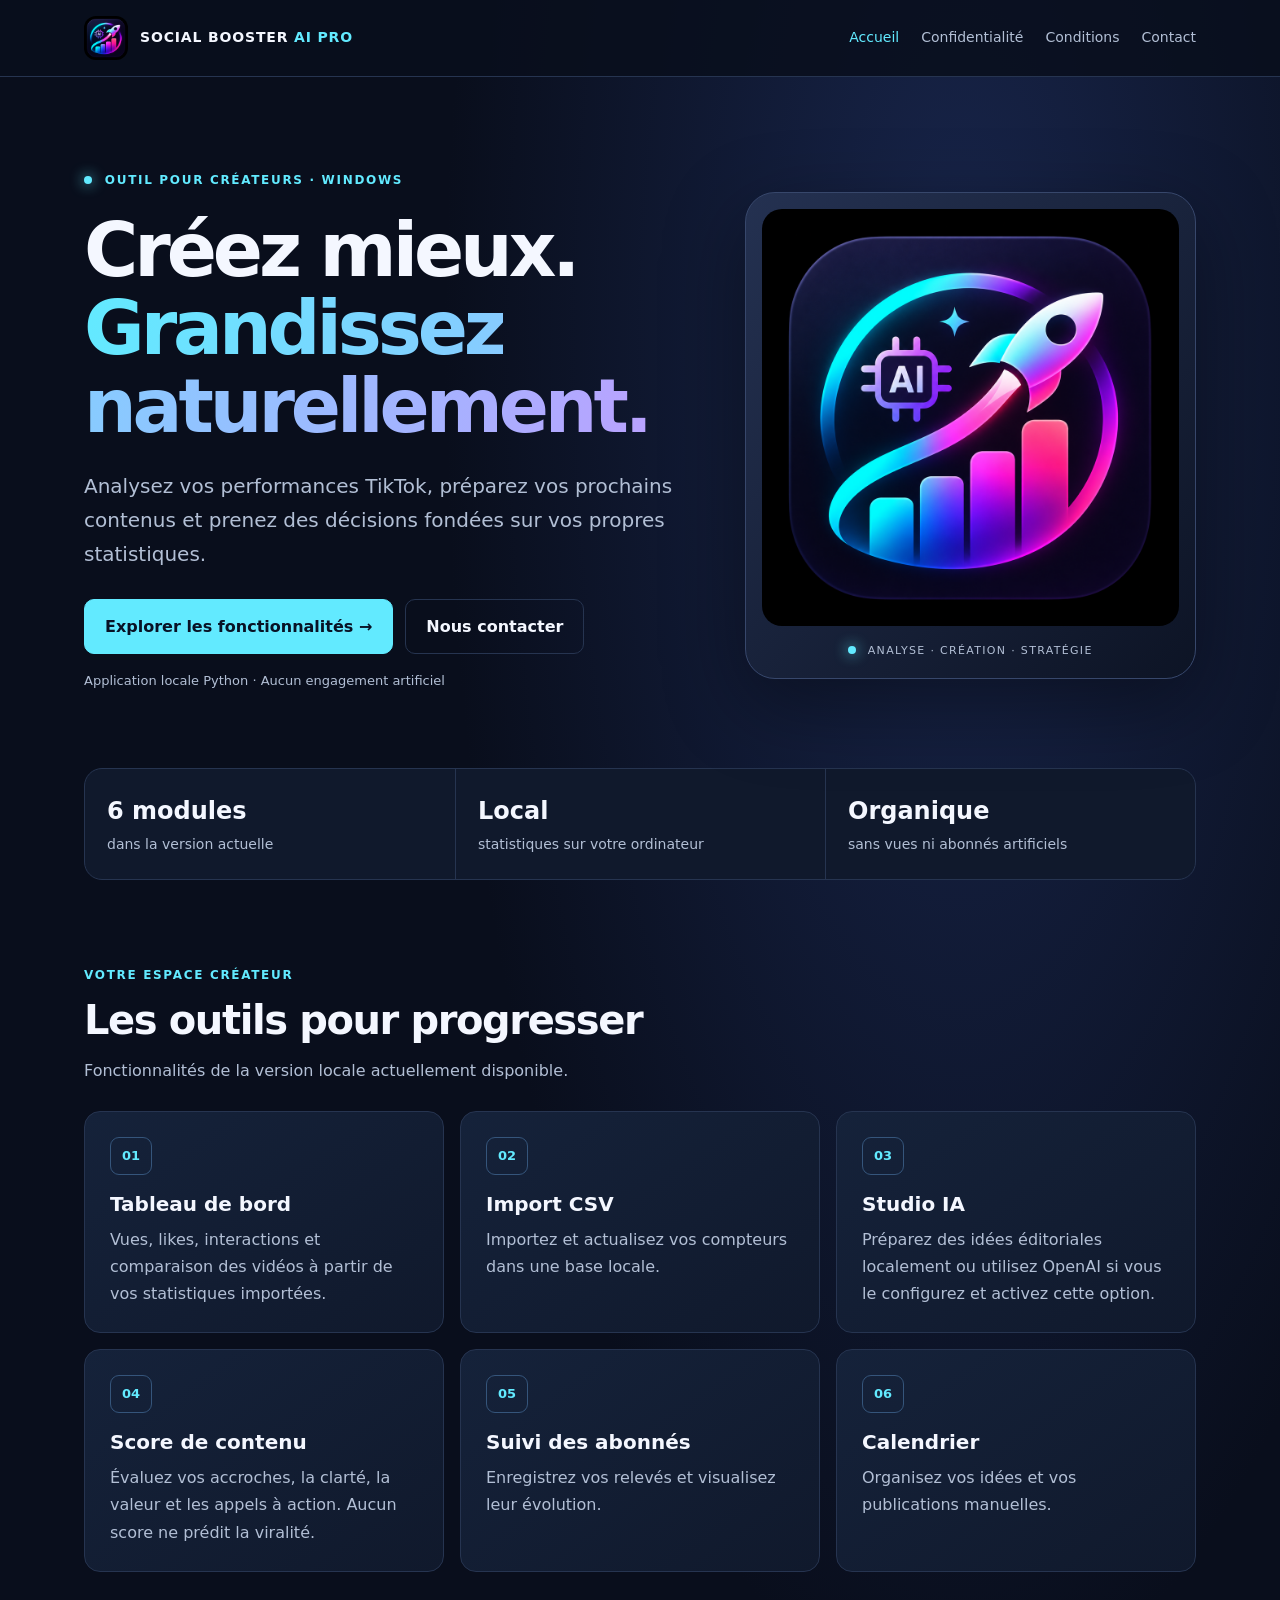
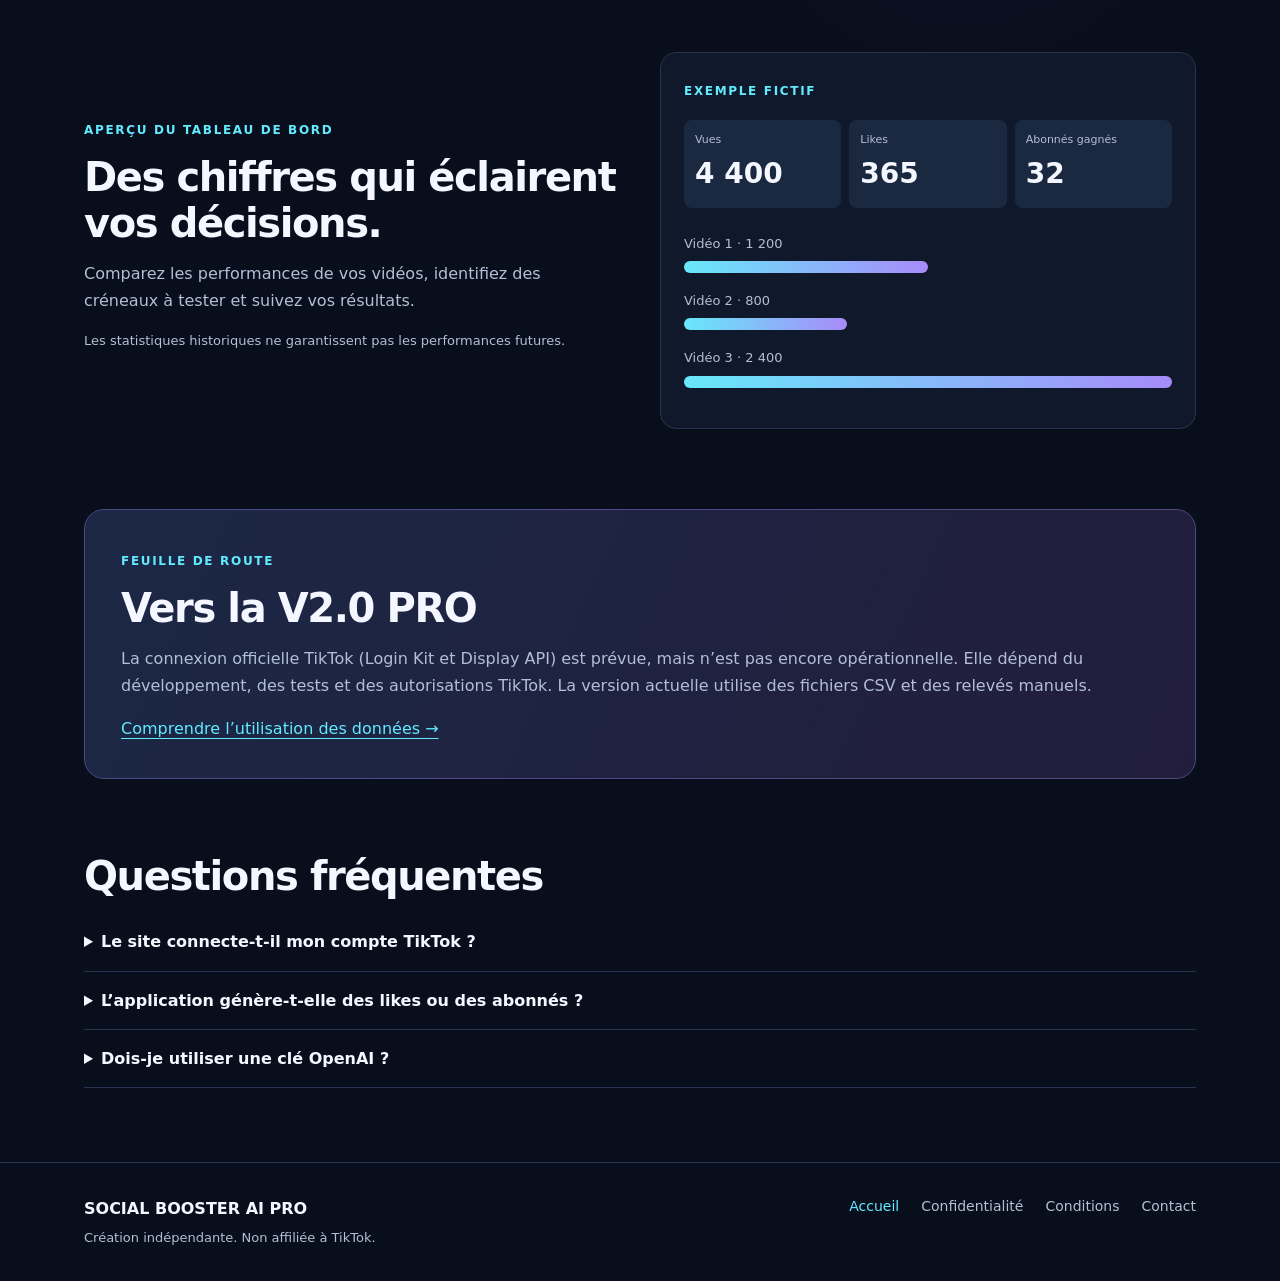
<file: index.html>
<!doctype html><html lang="fr"><head><meta charset="utf-8"><meta name="viewport" content="width=device-width,initial-scale=1"><meta name="description" content="Analyse de performance et planification de contenu pour les créateurs TikTok."><meta name="theme-color" content="#090e1c"><title>Accueil | SOCIAL BOOSTER AI PRO</title><link rel="icon" href="logo.png"><link rel="stylesheet" href="style.css"><script src="script.js" defer></script></head><body><a class="skip" href="#main">Aller au contenu</a><header><div class="wrap top"><a class="brand" href="index.html"><img src="logo.png" alt="" width="44" height="44"><span>SOCIAL BOOSTER <b>AI PRO</b></span></a><button id="menu" aria-expanded="false" aria-controls="nav" hidden>Menu</button><nav id="nav" aria-label="Navigation principale"><a href="index.html" aria-current="page">Accueil</a><a href="privacy.html">Confidentialité</a><a href="terms.html">Conditions</a><a href="contact.html">Contact</a></nav></div></header><main id="main" class="wrap"><section class="hero"><div><span class="eyebrow"><span class="dot"></span> OUTIL POUR CRÉATEURS · WINDOWS</span><h1>Créez mieux.<br><span class="gradient">Grandissez naturellement.</span></h1><p class="lead">Analysez vos performances TikTok, préparez vos prochains contenus et prenez des décisions fondées sur vos propres statistiques.</p><div class="actions"><a class="btn primary" href="#fonctionnalites">Explorer les fonctionnalités →</a><a class="btn" href="contact.html">Nous contacter</a></div><p class="fine">Application locale Python · Aucun engagement artificiel</p></div><div class="visual"><img class="hero-logo" src="logo.png" alt="Logo officiel SOCIAL BOOSTER AI PRO" width="1024" height="1024"><div class="visual-label"><span class="dot"></span> ANALYSE · CRÉATION · STRATÉGIE</div></div></section><section class="strip"><div><b>6 modules</b><span>dans la version actuelle</span></div><div><b>Local</b><span>statistiques sur votre ordinateur</span></div><div><b>Organique</b><span>sans vues ni abonnés artificiels</span></div></section><section id="fonctionnalites"><div class="section-head"><span class="eyebrow">VOTRE ESPACE CRÉATEUR</span><h2>Les outils pour progresser</h2><p>Fonctionnalités de la version locale actuellement disponible.</p></div><div class="cards"><article class="tile"><span class="num">01</span><h3>Tableau de bord</h3><p>Vues, likes, interactions et comparaison des vidéos à partir de vos statistiques importées.</p></article><article class="tile"><span class="num">02</span><h3>Import CSV</h3><p>Importez et actualisez vos compteurs dans une base locale.</p></article><article class="tile"><span class="num">03</span><h3>Studio IA</h3><p>Préparez des idées éditoriales localement ou utilisez OpenAI si vous le configurez et activez cette option.</p></article><article class="tile"><span class="num">04</span><h3>Score de contenu</h3><p>Évaluez vos accroches, la clarté, la valeur et les appels à action. Aucun score ne prédit la viralité.</p></article><article class="tile"><span class="num">05</span><h3>Suivi des abonnés</h3><p>Enregistrez vos relevés et visualisez leur évolution.</p></article><article class="tile"><span class="num">06</span><h3>Calendrier</h3><p>Organisez vos idées et vos publications manuelles.</p></article></div></section><section class="split"><div><span class="eyebrow">APERÇU DU TABLEAU DE BORD</span><h2>Des chiffres qui éclairent vos décisions.</h2><p>Comparez les performances de vos vidéos, identifiez des créneaux à tester et suivez vos résultats.</p><p class="fine">Les statistiques historiques ne garantissent pas les performances futures.</p></div><div class="demo" aria-label="Démonstration fictive"><span class="eyebrow">EXEMPLE FICTIF</span><div class="metrics"><div><small>Vues</small><b>4 400</b></div><div><small>Likes</small><b>365</b></div><div><small>Abonnés gagnés</small><b>32</b></div></div><div class="bars"><div><span>Vidéo 1 · 1 200</span><i style="--w:50%"></i></div><div><span>Vidéo 2 · 800</span><i style="--w:33.33%"></i></div><div><span>Vidéo 3 · 2 400</span><i style="--w:100%"></i></div></div></div></section><section class="roadmap"><span class="eyebrow">FEUILLE DE ROUTE</span><h2>Vers la V2.0 PRO</h2><p>La connexion officielle TikTok (Login Kit et Display API) est prévue, mais n’est pas encore opérationnelle. Elle dépend du développement, des tests et des autorisations TikTok. La version actuelle utilise des fichiers CSV et des relevés manuels.</p><a href="privacy.html">Comprendre l’utilisation des données →</a></section><section class="faq"><h2>Questions fréquentes</h2><details><summary>Le site connecte-t-il mon compte TikTok ?</summary><p>Non. Ce site présente le logiciel. La connexion officielle reste en développement.</p></details><details><summary>L’application génère-t-elle des likes ou des abonnés ?</summary><p>Non. Elle aide à comprendre les statistiques et à planifier des contenus originaux.</p></details><details><summary>Dois-je utiliser une clé OpenAI ?</summary><p>Non. Le studio propose un modèle éditorial local. Une clé et un modèle API sont nécessaires uniquement pour l’option OpenAI, qui peut entraîner des frais.</p></details></section></main><footer><div class="wrap foot"><div><strong>SOCIAL BOOSTER AI PRO</strong><p>Création indépendante. Non affiliée à TikTok.</p></div><nav aria-label="Navigation de pied de page"><a href="index.html" aria-current="page">Accueil</a><a href="privacy.html">Confidentialité</a><a href="terms.html">Conditions</a><a href="contact.html">Contact</a></nav></div></footer></body></html>
</file>
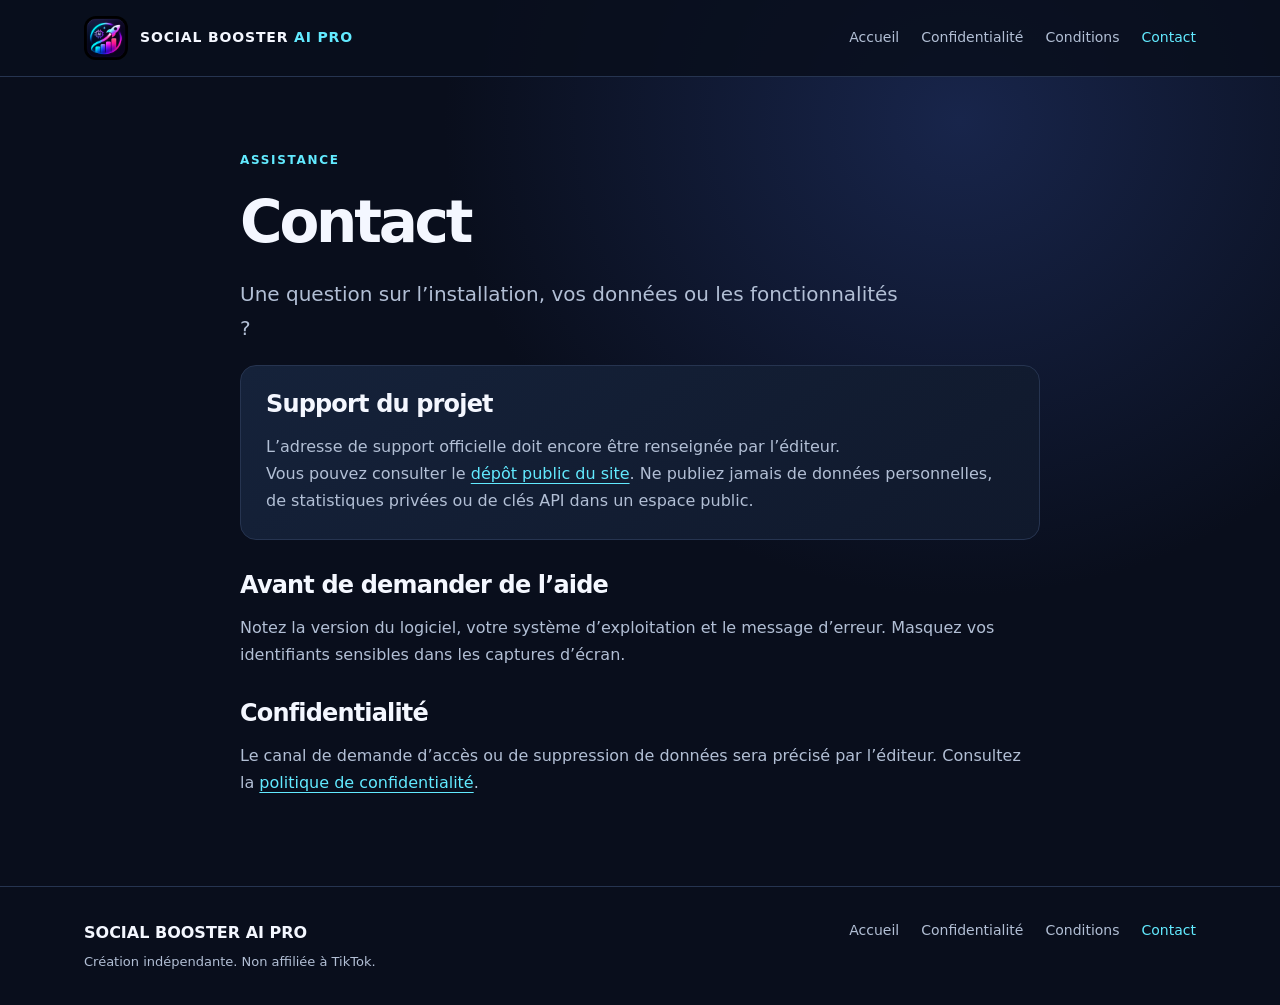
<file: contact.html>
<!doctype html><html lang="fr"><head><meta charset="utf-8"><meta name="viewport" content="width=device-width,initial-scale=1"><meta name="description" content="Assistance et contact de SOCIAL BOOSTER AI PRO."><meta name="theme-color" content="#090e1c"><title>Contact | SOCIAL BOOSTER AI PRO</title><link rel="icon" href="logo.png"><link rel="stylesheet" href="style.css"><script src="script.js" defer></script></head><body><a class="skip" href="#main">Aller au contenu</a><header><div class="wrap top"><a class="brand" href="index.html"><img src="logo.png" alt="" width="44" height="44"><span>SOCIAL BOOSTER <b>AI PRO</b></span></a><button id="menu" aria-expanded="false" aria-controls="nav" hidden>Menu</button><nav id="nav" aria-label="Navigation principale"><a href="index.html">Accueil</a><a href="privacy.html">Confidentialité</a><a href="terms.html">Conditions</a><a href="contact.html" aria-current="page">Contact</a></nav></div></header><main id="main" class="wrap"><article class="legal"><span class="eyebrow">ASSISTANCE</span><h1>Contact</h1><p class="lead">Une question sur l’installation, vos données ou les fonctionnalités ?</p><div class="tile"><h2>Support du projet</h2><p>L’adresse de support officielle doit encore être renseignée par l’éditeur.</p><p>Vous pouvez consulter le <a href="https://github.com/socialbooster-pro/socialbooster-pro.github.io">dépôt public du site</a>. Ne publiez jamais de données personnelles, de statistiques privées ou de clés API dans un espace public.</p></div><section><h2>Avant de demander de l’aide</h2><p>Notez la version du logiciel, votre système d’exploitation et le message d’erreur. Masquez vos identifiants sensibles dans les captures d’écran.</p></section><section><h2>Confidentialité</h2><p>Le canal de demande d’accès ou de suppression de données sera précisé par l’éditeur. Consultez la <a href="privacy.html">politique de confidentialité</a>.</p></section></article></main><footer><div class="wrap foot"><div><strong>SOCIAL BOOSTER AI PRO</strong><p>Création indépendante. Non affiliée à TikTok.</p></div><nav aria-label="Navigation de pied de page"><a href="index.html">Accueil</a><a href="privacy.html">Confidentialité</a><a href="terms.html">Conditions</a><a href="contact.html" aria-current="page">Contact</a></nav></div></footer></body></html>
</file>
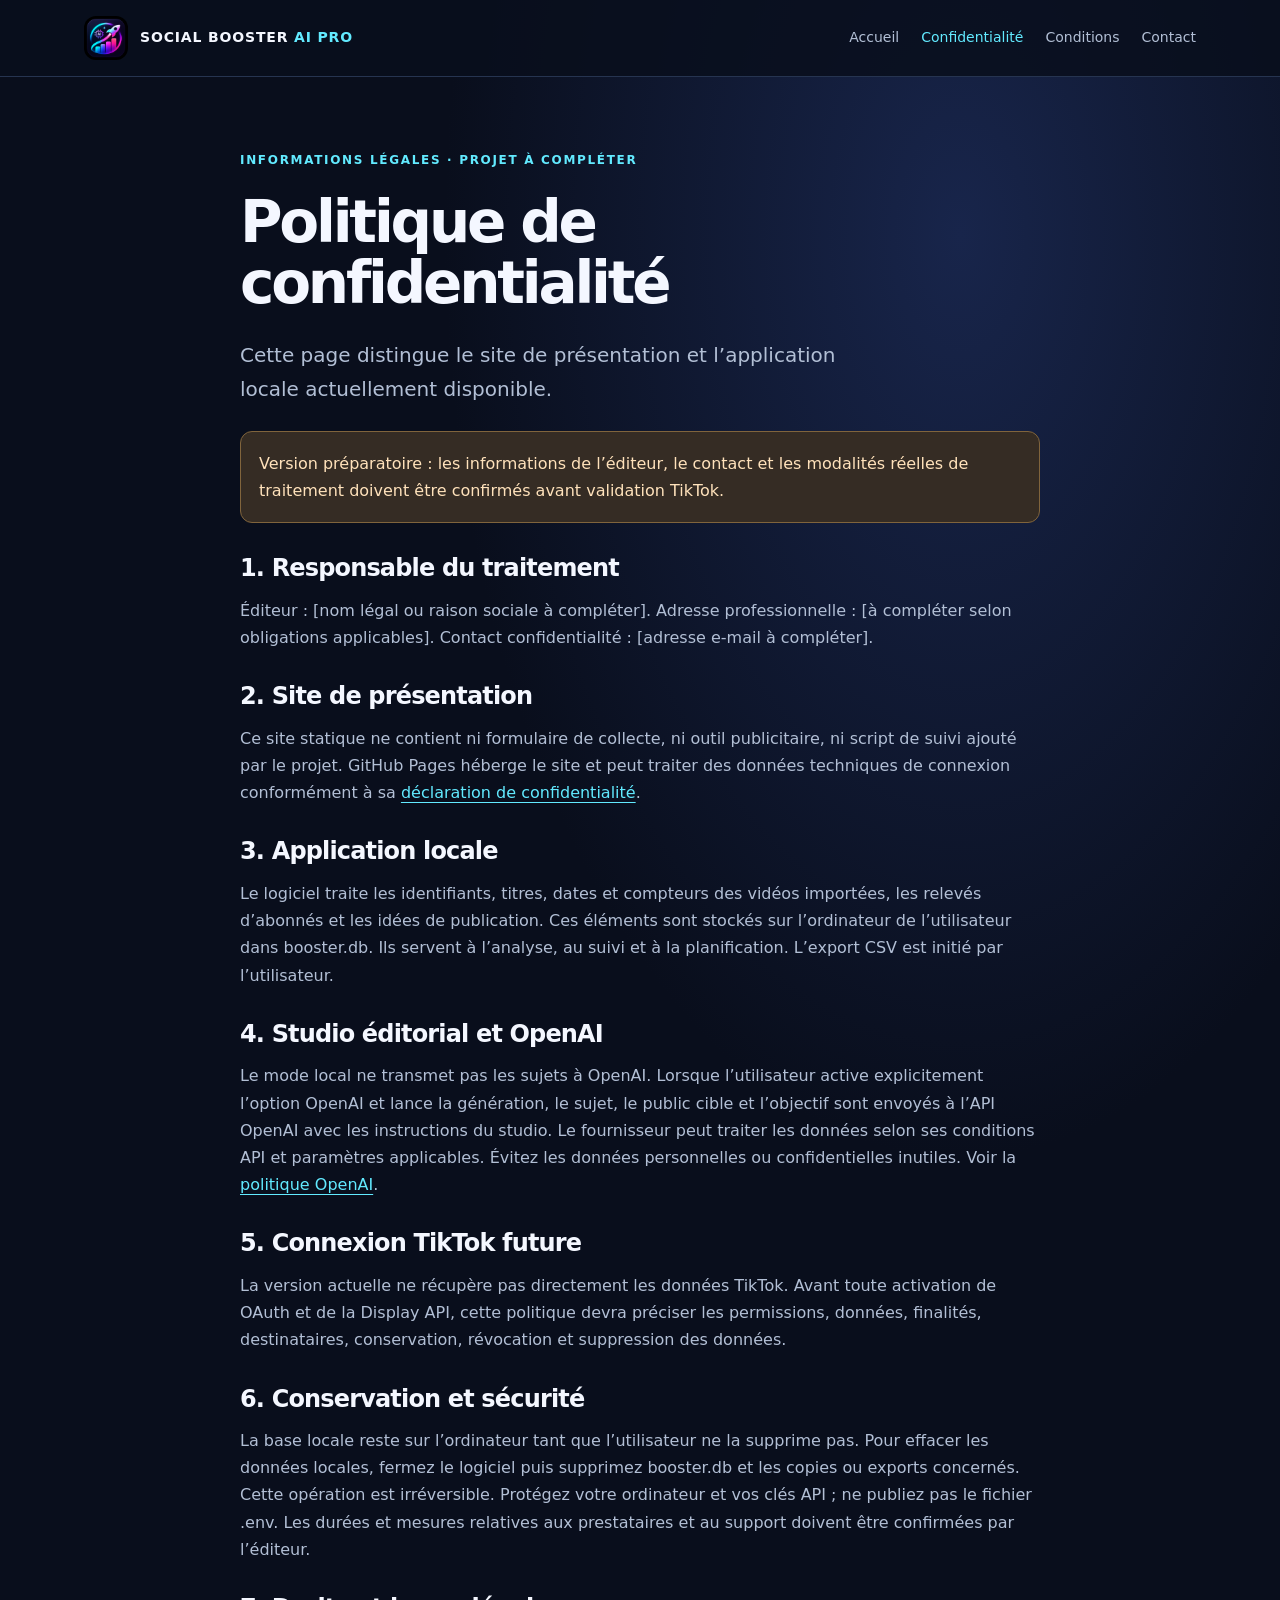
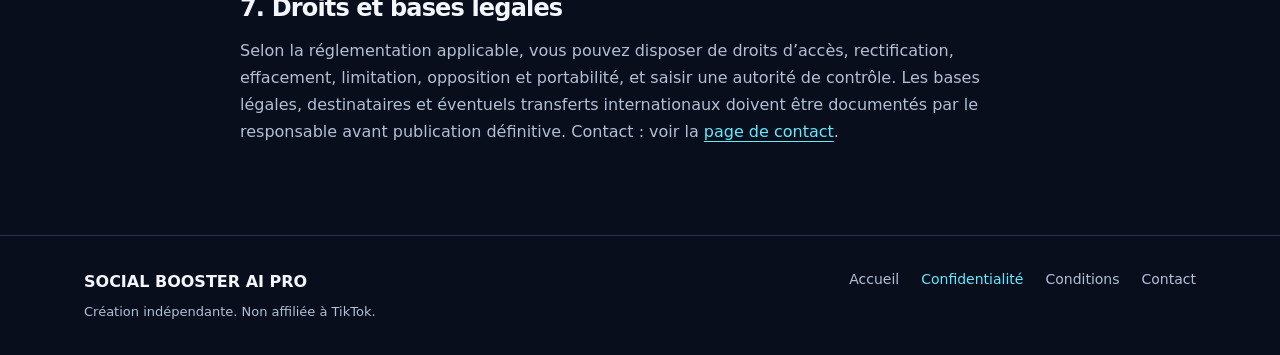
<file: privacy.html>
<!doctype html><html lang="fr"><head><meta charset="utf-8"><meta name="viewport" content="width=device-width,initial-scale=1"><meta name="description" content="Pratiques de confidentialité du site et du logiciel local."><meta name="theme-color" content="#090e1c"><title>Politique de confidentialité | SOCIAL BOOSTER AI PRO</title><link rel="icon" href="logo.png"><link rel="stylesheet" href="style.css"><script src="script.js" defer></script></head><body><a class="skip" href="#main">Aller au contenu</a><header><div class="wrap top"><a class="brand" href="index.html"><img src="logo.png" alt="" width="44" height="44"><span>SOCIAL BOOSTER <b>AI PRO</b></span></a><button id="menu" aria-expanded="false" aria-controls="nav" hidden>Menu</button><nav id="nav" aria-label="Navigation principale"><a href="index.html">Accueil</a><a href="privacy.html" aria-current="page">Confidentialité</a><a href="terms.html">Conditions</a><a href="contact.html">Contact</a></nav></div></header><main id="main" class="wrap"><article class="legal"><span class="eyebrow">INFORMATIONS LÉGALES · PROJET À COMPLÉTER</span><h1>Politique de confidentialité</h1><p class="lead">Cette page distingue le site de présentation et l’application locale actuellement disponible.</p><div class="notice">Version préparatoire : les informations de l’éditeur, le contact et les modalités réelles de traitement doivent être confirmés avant validation TikTok.</div><section><h2>1. Responsable du traitement</h2><p>Éditeur : [nom légal ou raison sociale à compléter]. Adresse professionnelle : [à compléter selon obligations applicables]. Contact confidentialité : [adresse e-mail à compléter].</p></section><section><h2>2. Site de présentation</h2><p>Ce site statique ne contient ni formulaire de collecte, ni outil publicitaire, ni script de suivi ajouté par le projet. GitHub Pages héberge le site et peut traiter des données techniques de connexion conformément à sa <a href="https://docs.github.com/en/site-policy/privacy-policies/github-general-privacy-statement">déclaration de confidentialité</a>.</p></section><section><h2>3. Application locale</h2><p>Le logiciel traite les identifiants, titres, dates et compteurs des vidéos importées, les relevés d’abonnés et les idées de publication. Ces éléments sont stockés sur l’ordinateur de l’utilisateur dans booster.db. Ils servent à l’analyse, au suivi et à la planification. L’export CSV est initié par l’utilisateur.</p></section><section><h2>4. Studio éditorial et OpenAI</h2><p>Le mode local ne transmet pas les sujets à OpenAI. Lorsque l’utilisateur active explicitement l’option OpenAI et lance la génération, le sujet, le public cible et l’objectif sont envoyés à l’API OpenAI avec les instructions du studio. Le fournisseur peut traiter les données selon ses conditions API et paramètres applicables. Évitez les données personnelles ou confidentielles inutiles. Voir la <a href="https://openai.com/policies/privacy-policy/">politique OpenAI</a>.</p></section><section><h2>5. Connexion TikTok future</h2><p>La version actuelle ne récupère pas directement les données TikTok. Avant toute activation de OAuth et de la Display API, cette politique devra préciser les permissions, données, finalités, destinataires, conservation, révocation et suppression des données.</p></section><section><h2>6. Conservation et sécurité</h2><p>La base locale reste sur l’ordinateur tant que l’utilisateur ne la supprime pas. Pour effacer les données locales, fermez le logiciel puis supprimez booster.db et les copies ou exports concernés. Cette opération est irréversible. Protégez votre ordinateur et vos clés API ; ne publiez pas le fichier .env. Les durées et mesures relatives aux prestataires et au support doivent être confirmées par l’éditeur.</p></section><section><h2>7. Droits et bases légales</h2><p>Selon la réglementation applicable, vous pouvez disposer de droits d’accès, rectification, effacement, limitation, opposition et portabilité, et saisir une autorité de contrôle. Les bases légales, destinataires et éventuels transferts internationaux doivent être documentés par le responsable avant publication définitive. Contact : voir la <a href="contact.html">page de contact</a>.</p></section></article></main><footer><div class="wrap foot"><div><strong>SOCIAL BOOSTER AI PRO</strong><p>Création indépendante. Non affiliée à TikTok.</p></div><nav aria-label="Navigation de pied de page"><a href="index.html">Accueil</a><a href="privacy.html" aria-current="page">Confidentialité</a><a href="terms.html">Conditions</a><a href="contact.html">Contact</a></nav></div></footer></body></html>
</file>
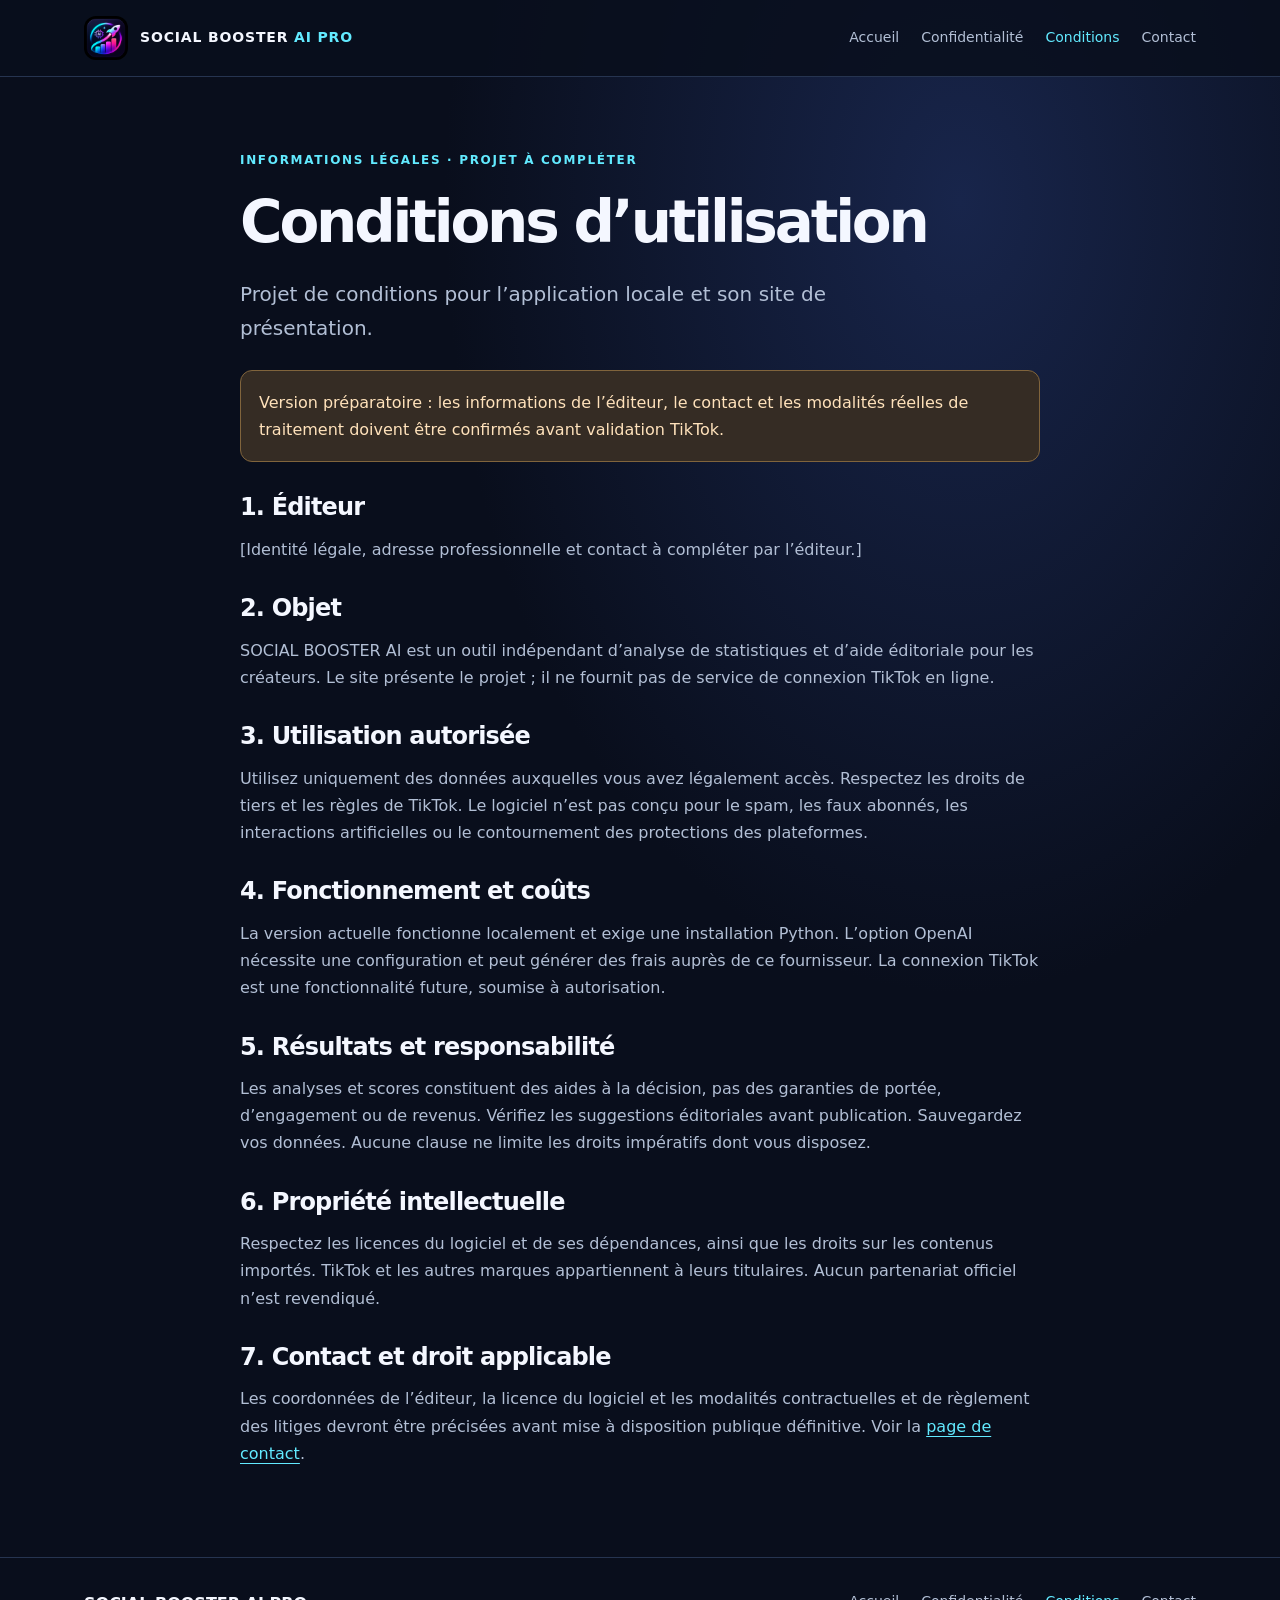
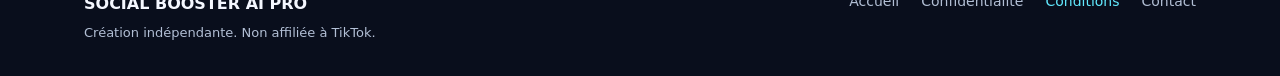
<file: terms.html>
<!doctype html><html lang="fr"><head><meta charset="utf-8"><meta name="viewport" content="width=device-width,initial-scale=1"><meta name="description" content="Conditions du logiciel SOCIAL BOOSTER AI PRO."><meta name="theme-color" content="#090e1c"><title>Conditions d’utilisation | SOCIAL BOOSTER AI PRO</title><link rel="icon" href="logo.png"><link rel="stylesheet" href="style.css"><script src="script.js" defer></script></head><body><a class="skip" href="#main">Aller au contenu</a><header><div class="wrap top"><a class="brand" href="index.html"><img src="logo.png" alt="" width="44" height="44"><span>SOCIAL BOOSTER <b>AI PRO</b></span></a><button id="menu" aria-expanded="false" aria-controls="nav" hidden>Menu</button><nav id="nav" aria-label="Navigation principale"><a href="index.html">Accueil</a><a href="privacy.html">Confidentialité</a><a href="terms.html" aria-current="page">Conditions</a><a href="contact.html">Contact</a></nav></div></header><main id="main" class="wrap"><article class="legal"><span class="eyebrow">INFORMATIONS LÉGALES · PROJET À COMPLÉTER</span><h1>Conditions d’utilisation</h1><p class="lead">Projet de conditions pour l’application locale et son site de présentation.</p><div class="notice">Version préparatoire : les informations de l’éditeur, le contact et les modalités réelles de traitement doivent être confirmés avant validation TikTok.</div><section><h2>1. Éditeur</h2><p>[Identité légale, adresse professionnelle et contact à compléter par l’éditeur.]</p></section><section><h2>2. Objet</h2><p>SOCIAL BOOSTER AI est un outil indépendant d’analyse de statistiques et d’aide éditoriale pour les créateurs. Le site présente le projet ; il ne fournit pas de service de connexion TikTok en ligne.</p></section><section><h2>3. Utilisation autorisée</h2><p>Utilisez uniquement des données auxquelles vous avez légalement accès. Respectez les droits de tiers et les règles de TikTok. Le logiciel n’est pas conçu pour le spam, les faux abonnés, les interactions artificielles ou le contournement des protections des plateformes.</p></section><section><h2>4. Fonctionnement et coûts</h2><p>La version actuelle fonctionne localement et exige une installation Python. L’option OpenAI nécessite une configuration et peut générer des frais auprès de ce fournisseur. La connexion TikTok est une fonctionnalité future, soumise à autorisation.</p></section><section><h2>5. Résultats et responsabilité</h2><p>Les analyses et scores constituent des aides à la décision, pas des garanties de portée, d’engagement ou de revenus. Vérifiez les suggestions éditoriales avant publication. Sauvegardez vos données. Aucune clause ne limite les droits impératifs dont vous disposez.</p></section><section><h2>6. Propriété intellectuelle</h2><p>Respectez les licences du logiciel et de ses dépendances, ainsi que les droits sur les contenus importés. TikTok et les autres marques appartiennent à leurs titulaires. Aucun partenariat officiel n’est revendiqué.</p></section><section><h2>7. Contact et droit applicable</h2><p>Les coordonnées de l’éditeur, la licence du logiciel et les modalités contractuelles et de règlement des litiges devront être précisées avant mise à disposition publique définitive. Voir la <a href="contact.html">page de contact</a>.</p></section></article></main><footer><div class="wrap foot"><div><strong>SOCIAL BOOSTER AI PRO</strong><p>Création indépendante. Non affiliée à TikTok.</p></div><nav aria-label="Navigation de pied de page"><a href="index.html">Accueil</a><a href="privacy.html">Confidentialité</a><a href="terms.html" aria-current="page">Conditions</a><a href="contact.html">Contact</a></nav></div></footer></body></html>
</file>
<file: style.css>
:root{color-scheme:dark;--bg:#090e1c;--panel:#10192c;--line:#263450;--text:#f4f7ff;--muted:#b2bfd5;--cyan:#62eaff;--violet:#a78bfa}*{box-sizing:border-box}html{scroll-behavior:smooth}body{margin:0;background:radial-gradient(ellipse at 75% 12%,#18254b 0,transparent 38%),var(--bg);color:var(--text);font:16px/1.7 system-ui,-apple-system,BlinkMacSystemFont,'Segoe UI',sans-serif}a{color:var(--cyan);text-underline-offset:4px}a:hover{color:#fff}a:focus-visible,button:focus-visible,summary:focus-visible{outline:3px solid var(--cyan);outline-offset:5px}.wrap{max-width:1160px;margin:auto;padding-inline:24px}.skip{position:absolute;top:-100px;left:12px;background:#10192c;padding:12px;z-index:10}.skip:focus{top:12px}header{border-bottom:1px solid var(--line);background:#090e1cdb} .top{min-height:76px;display:flex;align-items:center;justify-content:space-between;gap:24px}.brand{display:flex;align-items:center;gap:12px;text-decoration:none;color:var(--text);font-weight:800;font-size:14px;letter-spacing:.06em}.brand b{color:var(--cyan)}.brand img{border-radius:12px}nav{display:flex;gap:22px;flex-wrap:wrap}nav a{font-size:14px;text-decoration:none;color:var(--muted)}nav a[aria-current=page]{color:var(--cyan)}button{background:var(--panel);color:var(--text);border:1px solid var(--line);border-radius:10px;padding:10px 16px;font:inherit;cursor:pointer}.hero{display:grid;grid-template-columns:1.15fr .85fr;align-items:center;gap:50px;padding:88px 0 62px}.eyebrow{font-size:12px;letter-spacing:.14em;font-weight:750;color:var(--cyan)}.dot{display:inline-block;width:8px;height:8px;border-radius:50%;background:var(--cyan);box-shadow:0 0 14px var(--cyan);margin-right:7px}h1,h2,h3,p{margin-top:0}h1{font-size:clamp(40px,6vw,74px);line-height:1.05;letter-spacing:-.055em;margin:20px 0 24px}h2{font-size:clamp(27px,4vw,40px);line-height:1.15;letter-spacing:-.035em;margin-bottom:14px}h3{font-size:20px;line-height:1.3;margin:16px 0 9px}p{color:var(--muted)}.gradient{color:var(--cyan);background:linear-gradient(100deg,var(--cyan),#b9a2ff);background-clip:text;-webkit-background-clip:text;-webkit-text-fill-color:transparent}.lead{font-size:20px;max-width:660px}.actions{display:flex;gap:12px;flex-wrap:wrap;margin:28px 0 16px}.btn{display:inline-block;border:1px solid var(--line);padding:13px 20px;border-radius:10px;text-decoration:none;font-weight:700;color:var(--text)}.primary{background:var(--cyan);color:#081225;border-color:var(--cyan)}.primary:hover{background:#b1f6ff;color:#081225}.fine{font-size:13px}.visual{padding:16px;border:1px solid #37476b;border-radius:30px;background:linear-gradient(135deg,#243151,#0d1425);box-shadow:0 24px 80px #0006}.hero-logo{width:100%;height:auto;display:block;border-radius:20px}.visual-label{text-align:center;font-size:11px;letter-spacing:.12em;color:var(--muted);padding:16px 0 1px}.strip{display:grid;grid-template-columns:repeat(3,1fr);border:1px solid var(--line);border-radius:18px;overflow:hidden;background:var(--panel)}.strip div{padding:22px;display:grid;gap:2px}.strip div+div{border-left:1px solid var(--line)}.strip b{font-size:24px}.strip span{font-size:14px;color:var(--muted)}.section-head{margin:80px 0 26px}.section-head h2{margin-top:10px}.cards{display:grid;grid-template-columns:repeat(3,1fr);gap:16px}.tile{background:linear-gradient(145deg,#15223a,var(--panel));border:1px solid var(--line);border-radius:16px;padding:25px}.tile p{margin-bottom:0}.num{display:inline-block;color:var(--cyan);border:1px solid #35557b;border-radius:9px;padding:7px 11px;font-weight:750;font-size:13px}.split{display:grid;grid-template-columns:1fr 1fr;gap:40px;align-items:center;margin:80px 0}.split h2,.roadmap h2{margin-top:12px}.demo{background:var(--panel);border:1px solid var(--line);border-radius:16px;padding:23px}.metrics{display:grid;grid-template-columns:repeat(3,1fr);gap:8px;margin:17px 0 25px}.metrics div{background:#1a2840;padding:11px;border-radius:8px}.metrics small{display:block;color:var(--muted);font-size:11px}.metrics b{font-size:clamp(18px,3vw,28px)}.bars>div{margin:17px 0}.bars span{display:block;font-size:13px;color:var(--muted);margin-bottom:6px}.bars i{display:block;background:linear-gradient(90deg,#67e8f9,#a78bfa);height:12px;width:var(--w);border-radius:20px}.roadmap{border:1px solid #4e4981;background:linear-gradient(115deg,#1b2845,#221d3c);border-radius:20px;padding:36px}.faq{margin:74px 0}details{border-bottom:1px solid var(--line);padding:15px 0}summary{cursor:pointer;font-weight:650}details p{margin:12px 0 0}.legal{max-width:800px;margin:68px auto 90px}.legal h1{font-size:clamp(36px,5vw,58px)}.legal h2{font-size:24px}.legal section{margin-top:32px}.notice{background:#352c24;border:1px solid #80643c;color:#ffe2bb;padding:18px;border-radius:12px;margin:25px 0}footer{border-top:1px solid var(--line);background:#090e1c}.foot{padding-block:32px;display:flex;justify-content:space-between;gap:25px;flex-wrap:wrap}.foot p{font-size:13px;margin:5px 0 0}@media(max-width:800px){.hero,.split{grid-template-columns:1fr;gap:28px;padding-top:45px}.visual{max-width:420px;margin:auto;width:100%}.cards{grid-template-columns:repeat(2,1fr)}.top{flex-wrap:wrap;padding-block:12px}.top nav{width:100%;padding-bottom:8px}.section-head{margin-top:55px}.split{margin:50px 0}}@media(max-width:480px){.wrap{padding-inline:16px}.cards,.strip{grid-template-columns:1fr}.strip div+div{border-left:none;border-top:1px solid var(--line)}.hero{padding-bottom:35px}.roadmap{padding:23px}.metrics{grid-template-columns:1fr}.brand{font-size:12px;gap:8px}.brand img{width:36px;height:36px}.top{gap:10px}nav{gap:14px}.legal{margin-top:40px}}@media(prefers-reduced-motion:reduce){html{scroll-behavior:auto}}
</file>
